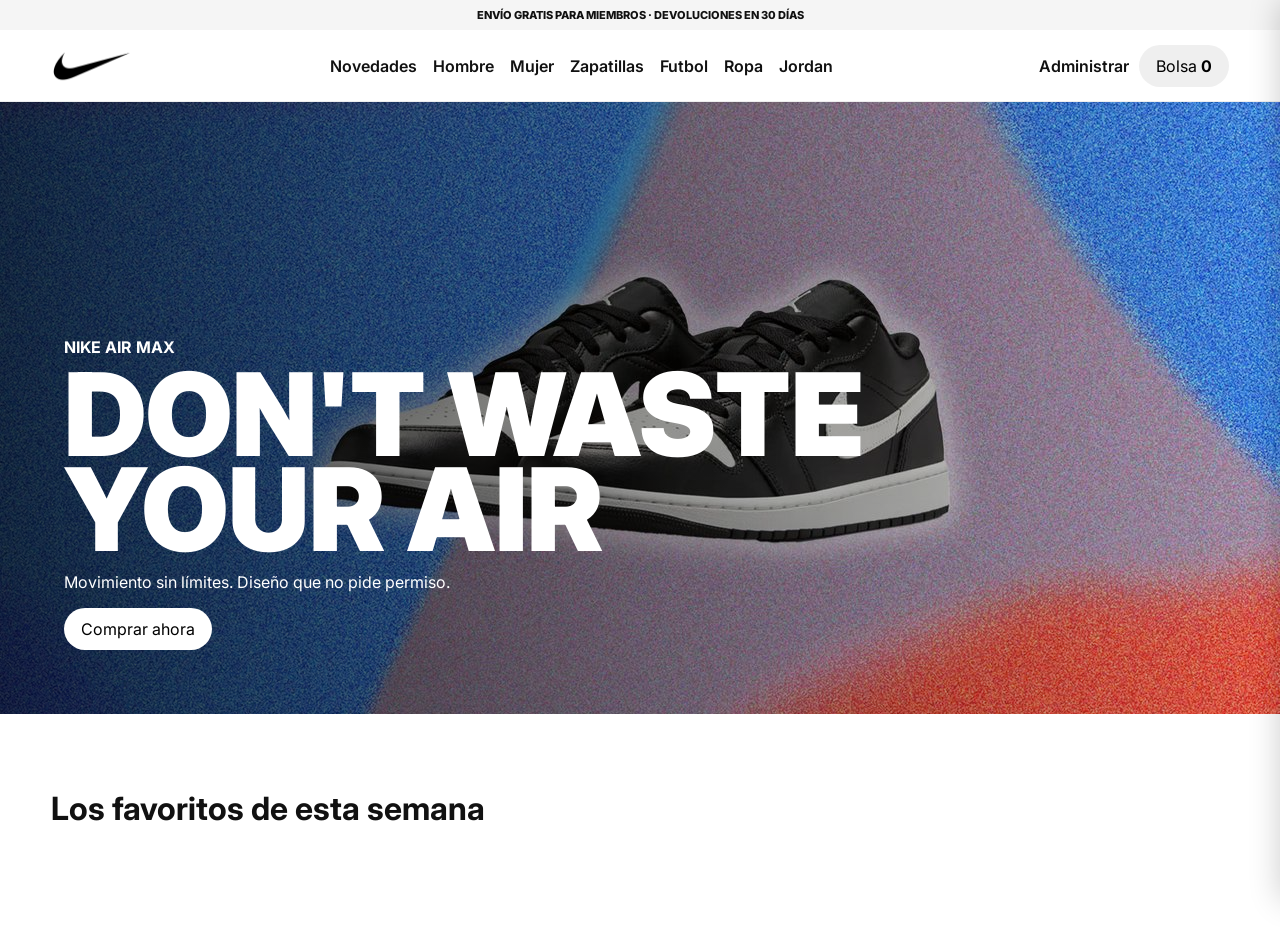
<file: tienda.html>
<!DOCTYPE html><html lang="es"><head><meta charset="UTF-8"><meta name="viewport" content="width=device-width,initial-scale=1"><title>Nike Store</title><link rel="stylesheet" href="css/tienda.css"></head>
<body><div class="top">ENVÍO GRATIS PARA MIEMBROS · DEVOLUCIONES EN 30 DÍAS</div><header class="nav"><span class="swoosh-logo shop-logo" role="img" aria-label="Nike swoosh"><img src="images/nike-swoosh-shop.png" alt="Nike swoosh"></span><nav><a href="#productos" data-filter="Novedades" class="active">Novedades</a><a href="#productos" data-filter="Hombre">Hombre</a><a href="#productos" data-filter="Mujer">Mujer</a><a href="#productos" data-filter="Zapatillas">Zapatillas</a><a href="#productos" data-filter="Futbol">Futbol</a><a href="#productos" data-filter="Ropa">Ropa</a><a href="#productos" data-filter="Jordan">Jordan</a></nav><div><a href="gestion.html">Administrar</a><button id="cartBtn">Bolsa <b id="count">0</b></button></div></header>
<section class="hero"><div><b>NIKE AIR MAX</b><h1>DON'T WASTE<br>YOUR AIR</h1><p>Movimiento sin límites. Diseño que no pide permiso.</p><button class="pill" onclick="document.querySelector('#productos').scrollIntoView()">Comprar ahora</button></div></section>
<section class="section" id="productos"><h2>Los favoritos de esta semana</h2><div id="productGrid" class="grid"></div></section>
<aside id="drawer" class="drawer"><button class="close">×</button><h2>Tu bolsa</h2><div id="cart"></div><div class="total"><span>Total</span><b id="total">S/ 0.00</b></div><button id="checkout" class="primary">Finalizar compra</button></aside>
<dialog id="loginModal"><button class="close" onclick="loginModal.close()">×</button><div class="auth-logo shop-auth-logo"><img src="images/nike-swoosh-shop.png" alt="Nike swoosh"><span>MEMBER ACCESS</span></div><h2>Inicia sesión para comprar</h2><p class="muted">Se utiliza la misma cuenta de tu portal actual.</p><form id="shopLogin"><input name="user" placeholder="Usuario" required><input name="password" type="password" placeholder="Contraseña" required><button class="primary">Continuar</button></form><p class="muted">Demo: fabian / ingeniero</p></dialog><div id="toast" class="toast"></div>
<script src="js/patrones.js"></script><script src="js/tienda.js"></script></body></html>
</file>
<file: css/tienda.css>
@import url('https://fonts.googleapis.com/css2?family=Inter:wght@400;600;800;900&display=swap');
*{box-sizing:border-box}body{margin:0;font-family:Inter,Arial;color:#111}button,input,select{font:inherit}.top{background:#f5f5f5;text-align:center;padding:8px;font-size:11px;font-weight:800}.nav{height:72px;display:flex;align-items:center;justify-content:space-between;padding:0 4vw;position:sticky;top:0;background:#fff;z-index:10;border-bottom:1px solid #eee}.brand{font-size:28px;font-weight:900;font-style:italic}.swoosh-logo{display:inline-flex;align-items:center;justify-content:center;line-height:0}.swoosh-logo img{display:block}.shop-logo{width:82px;height:44px;background:#fff}.shop-logo img{width:82px;height:44px;object-fit:contain}.admin-logo{width:88px;height:44px;background:#000;overflow:hidden}.admin-logo img{width:88px;height:44px;object-fit:cover}.nav a{color:#111;text-decoration:none;font-weight:600;margin:0 10px}.nav-actions{display:flex;align-items:center;gap:6px}.nav button,.pill{border:0;border-radius:24px;padding:11px 17px;cursor:pointer}.hero{height:68vh;min-height:500px;padding:5vw;display:flex;align-items:end;color:#fff;background:linear-gradient(90deg,#000b,#0001),url('../images/products/air-jordan-1.jpg') center/cover}.hero h1{font-size:clamp(55px,9vw,120px);line-height:.82;margin:10px 0;font-weight:900}.hero .pill{background:#fff}.section{padding:70px 4vw}.section h2{font-size:32px;margin:5px 0 30px}.shop-heading{display:flex;justify-content:space-between;align-items:end}.grid{display:grid;grid-template-columns:repeat(3,1fr);gap:25px 18px}.card img{width:100%;aspect-ratio:1/1.05;object-fit:cover;background:#eee}.card-row{display:flex;justify-content:space-between;gap:10px;padding-top:12px}.card h3{margin:0 0 5px}.muted{color:#777;font-size:13px}.card button,.primary{width:100%;border:0;background:#111;color:#fff;padding:12px;margin-top:12px;cursor:pointer}.store-benefits{display:grid;grid-template-columns:repeat(3,1fr);background:#f5f5f5;padding:35px 4vw}.store-benefits article{display:grid;text-align:center;gap:5px}.store-benefits span{color:#777;font-size:13px}.drawer{position:fixed;right:-430px;top:0;width:min(420px,100%);height:100%;padding:25px;background:#fff;z-index:30;transition:.3s;box-shadow:-10px 0 30px #0003}.drawer.open{right:0}.close{float:right;border:0;background:none;font-size:30px;cursor:pointer}.cart-item{display:grid;grid-template-columns:55px 1fr auto;gap:10px;padding:12px 0;border-bottom:1px solid #eee}.cart-item img{width:55px;height:55px;object-fit:cover}.total{display:flex;justify-content:space-between;margin:25px 0}dialog{border:0;padding:34px;width:min(430px,92%);border-radius:14px}dialog::backdrop{background:#0009}dialog form{display:grid;gap:10px;margin-top:20px}input,select{padding:12px;border:1px solid #ddd}.login-help{text-align:center;margin-top:20px}.toast{position:fixed;bottom:20px;left:50%;transform:translate(-50%,100px);background:#111;color:#fff;padding:12px 18px;transition:.2s;z-index:50}.toast.show{transform:translate(-50%,0)}
.admin-shell{display:grid;grid-template-columns:230px 1fr;min-height:100vh}.admin-side{background:#111;color:#fff;padding:25px}.admin-side button{width:100%;text-align:left;padding:12px;border:0;background:none;color:#ccc;cursor:pointer}.admin-side button.active{background:#fff;color:#111}.admin-main{padding:35px;background:#f5f5f5}.stats{display:grid;grid-template-columns:repeat(4,1fr);gap:12px}.stat,.panel{background:#fff;padding:20px;margin-bottom:18px}.stat b{display:block;font-size:28px}.toolbar{display:flex;justify-content:space-between;align-items:center}.table{width:100%;border-collapse:collapse}.table th,.table td{text-align:left;padding:12px;border-bottom:1px solid #eee;font-size:13px}.table button{border:0;padding:6px 9px;cursor:pointer}.entity-form{display:grid;grid-template-columns:repeat(3,1fr);gap:8px;margin-bottom:20px}.entity-form button{background:#111;color:#fff;border:0}.patterns{columns:2;line-height:1.8;font-size:13px}.report-bar{height:24px;background:#111;margin:8px 0}.back{color:#fff;display:block;margin:25px 0}@media(max-width:800px){.grid{grid-template-columns:repeat(2,1fr)}.admin-shell{grid-template-columns:1fr}.stats{grid-template-columns:repeat(2,1fr)}.entity-form{grid-template-columns:1fr}}@media(max-width:500px){.grid{grid-template-columns:1fr}.nav nav{display:none}}

/* Movimiento y estados de tienda */
html{scroll-behavior:smooth}.nav{transition:box-shadow .25s}.nav:hover{box-shadow:0 8px 30px #0000000d}.nav nav a{position:relative;transition:color .2s}.nav nav a:after{content:"";position:absolute;left:10px;right:10px;bottom:-8px;height:2px;background:#111;transform:scaleX(0);transition:transform .25s}.nav nav a:hover:after,.nav nav a.active:after{transform:scaleX(1)}.hero>div{animation:heroIn .8s ease both}.hero .pill{transition:transform .2s,background .2s}.hero .pill:hover{transform:translateY(-3px);background:#eee}.image-wrap{position:relative;overflow:hidden;background:#eee}.card img{transition:transform .5s ease}.card:hover img{transform:scale(1.035)}.card button{transition:transform .2s,background .2s}.card button:hover:not(:disabled){background:#333;transform:translateY(-2px)}.card button:disabled{background:#bbb;cursor:not-allowed}.new-tag{position:absolute;top:12px;left:12px;background:#fff;padding:6px 9px;font-size:10px;font-weight:800;text-transform:uppercase}.stock{display:block;font-size:12px;font-weight:700;margin-top:8px}.stock.available{color:#278348}.stock.low{color:#c06000}.stock.out{color:#c91c1c}.sold-out img{filter:grayscale(.8);opacity:.72}.reveal{opacity:0;transform:translateY(22px);transition:opacity .55s ease,transform .55s ease}.reveal.visible{opacity:1;transform:none}.qty{display:flex;align-items:center;gap:9px;margin-top:7px}.qty button{border:1px solid #ddd;background:#fff;width:24px;height:24px}.empty-cart{display:grid;gap:6px;padding:40px 0;text-align:center;color:#777}.toast[data-type="success"]{background:#176c37}.toast[data-type="error"]{background:#a51d1d}

/* Modal de autenticacion */
#loginModal{padding:0;overflow:hidden;width:min(470px,94%);box-shadow:0 30px 100px #0006}.auth-logo{background:#111;color:#fff;padding:24px 34px;display:flex;align-items:center;justify-content:space-between}.auth-logo img{display:block;width:105px;height:54px;object-fit:contain}.shop-auth-logo{background:#fff;color:#111;border-bottom:1px solid #eee}.admin-auth-logo{background:#000;color:#fff;margin:-30px -30px 24px}.admin-auth-logo img{object-fit:cover}.auth-logo span{font-size:10px;letter-spacing:2px;font-weight:800}#loginModal>h2,#loginModal>p,#loginModal>form,#loginModal>.auth-tabs,#loginModal>.auth-message{margin-left:34px;margin-right:34px}#loginModal>h2{margin-top:28px;margin-bottom:7px}#loginModal .close{position:absolute;right:13px;top:10px;color:#111;z-index:2}.auth-tabs{display:grid;grid-template-columns:1fr 1fr;margin-top:22px;border-bottom:1px solid #ddd}.auth-tabs button{border:0;background:#fff;padding:12px;cursor:pointer;font-weight:700;color:#777}.auth-tabs button.active{color:#111;border-bottom:3px solid #111}.register-only{display:none}.auth-message{min-height:20px;margin-top:14px;margin-bottom:25px;font-size:12px}.auth-message.error{color:#b91c1c}#authSubmit:disabled{background:#777}.primary{border-radius:2px}
@keyframes heroIn{from{opacity:0;transform:translateY(25px)}to{opacity:1;transform:none}}
@media(max-width:800px){.nav{padding:0 15px}.nav-actions{gap:2px}.nav-actions button{padding:9px}.shop-heading{display:block}.store-benefits{grid-template-columns:1fr;gap:25px}}

/* Dashboard administrativo */
.admin-page{background:#f3f3f3}.admin-page .admin-shell{grid-template-columns:260px minmax(0,1fr)}.admin-page .admin-side{background:linear-gradient(180deg,#050505,#171717);padding:28px 18px;position:sticky;top:0;height:100vh;display:flex;flex-direction:column;gap:4px}.admin-brand{display:flex;align-items:center;justify-content:space-between;margin:0 10px 28px}.admin-brand span,.eyebrow{font-size:10px;font-weight:800;letter-spacing:1.8px;color:#777}.admin-side>p{font-size:10px;letter-spacing:2px;color:#777;margin:0 10px 12px}.admin-side button{border-radius:8px;padding:13px 14px;transition:.2s}.admin-side button:hover{background:#ffffff12;color:#fff}.admin-side button.active{background:#fff;color:#111;font-weight:800}.admin-side .back{margin-top:auto;padding:14px;border-top:1px solid #ffffff20;text-decoration:none;font-size:13px}.admin-page .admin-main{padding:38px 4vw}.admin-page .toolbar{margin-bottom:30px}.admin-page .toolbar h1{font-size:42px;margin:3px 0}.admin-page .toolbar small{font-weight:800;letter-spacing:2px}.admin-page .panel,.admin-page .stat{border-radius:14px;box-shadow:0 8px 28px #0000000a}.admin-page .stats{margin-bottom:20px}.admin-page .stat span{color:#777;font-size:12px}.admin-page .stat b{margin-top:8px}.admin-grid{display:grid;grid-template-columns:2fr 1fr;gap:18px}.admin-welcome{min-height:240px;background:linear-gradient(125deg,#111,#343434)!important;color:#fff}.admin-welcome h2{font-size:32px;max-width:560px}.admin-welcome p{color:#ccc;max-width:620px}.page-heading,.panel-heading{display:flex;justify-content:space-between;align-items:center;gap:18px;margin-bottom:20px}.page-heading h2,.panel-heading h2{margin:4px 0}.page-heading{margin-bottom:24px}.btn-primary,.btn-secondary,.btn-danger{border:0;padding:10px 15px;border-radius:7px;cursor:pointer;font-weight:700;transition:.2s}.btn-primary{background:#111;color:#fff}.admin-welcome .btn-primary{background:#fff;color:#111}.btn-secondary{background:#eee;color:#111}.btn-danger{background:#fff0f0;color:#b91c1c}.btn-primary:hover,.btn-secondary:hover,.btn-danger:hover{transform:translateY(-1px);filter:brightness(.94)}.admin-product-grid{display:grid;grid-template-columns:repeat(3,minmax(0,1fr));gap:18px}.admin-product-card{background:#fff;border-radius:14px;overflow:hidden;box-shadow:0 8px 25px #0000000a}.admin-product-card>img{width:100%;aspect-ratio:1.15/1;object-fit:contain;background:#f7f7f7}.admin-product-info{padding:18px}.admin-product-info h3{margin:6px 0;font-size:16px}.admin-product-info p{margin:0;color:#777;font-size:12px}.product-section{font-size:10px;font-weight:800;letter-spacing:1.4px;color:#a55417}.inventory-row{display:flex;justify-content:space-between;align-items:center;margin-top:18px}.inventory-row .stock{margin:0}.admin-actions{display:grid;grid-template-columns:1fr 1fr;gap:8px;margin-top:15px}.admin-dialog{box-shadow:0 30px 100px #0005}.admin-dialog h2{margin:5px 0}.modal-form{grid-template-columns:1fr 1fr}.modal-form .primary{grid-column:1/-1;border-radius:7px}.table-wrap{overflow:auto}.sale-status{background:#e8f7ed;color:#176c37;padding:5px 8px;border-radius:20px;font-size:10px;font-weight:800}.admin-page .entity-form{background:#f7f7f7;padding:14px;border-radius:10px}.admin-page .entity-form .btn-primary{min-height:44px}
@media(max-width:1100px){.admin-product-grid{grid-template-columns:repeat(2,minmax(0,1fr))}.admin-grid{grid-template-columns:1fr}}
@media(max-width:800px){.admin-page .admin-shell{grid-template-columns:1fr}.admin-page .admin-side{height:auto;position:relative}.admin-product-grid{grid-template-columns:1fr}.modal-form{grid-template-columns:1fr}.modal-form .primary{grid-column:auto}.admin-page .admin-main{padding:24px 15px}}

/* Formularios administrativos amplios, sin barras internas */
.admin-dialog{width:min(780px,94vw);max-width:780px;max-height:none;overflow:visible;padding:30px}
.admin-dialog .modal-form{grid-template-columns:repeat(2,minmax(0,1fr));gap:12px;margin-top:16px}
.admin-dialog .modal-form label{display:grid;gap:6px;font-size:12px;font-weight:700}
.admin-dialog .modal-form label input{width:100%}
.admin-dialog .modal-form .primary{grid-column:1/-1}
.image-field{grid-column:1/-1}.image-preview{display:grid;place-items:center;min-height:140px;background:#f5f5f5;border-radius:10px}.image-preview img{width:100%;height:140px;object-fit:contain}.image-help{font-size:11px;color:#666;line-height:1.5;margin:0}.table-actions{display:flex;gap:7px}
@media(max-width:800px){.admin-dialog{width:94vw;max-height:92vh;overflow:auto}.admin-dialog .modal-form{grid-template-columns:1fr}.image-field,.admin-dialog .modal-form .primary{grid-column:auto}}

/* Detalles de catalogo Nike */
.card img{object-fit:contain;background:#f7f7f7}
.product-detail{margin:8px 0 0;color:#555;font-size:12px;line-height:1.45}

/* Navegacion de categorias */
.nav nav{display:flex;align-items:center;gap:4px;overflow-x:auto;white-space:nowrap;scrollbar-width:none}
.nav nav::-webkit-scrollbar{display:none}
.nav nav a{margin:0 6px}
@media(max-width:500px){.nav{height:auto;min-height:72px;gap:10px;flex-wrap:wrap;padding:12px 15px}.nav nav{display:flex;order:3;width:100%;padding:6px 0}.nav nav a:first-child{margin-left:0}}

/* Roles y reportes administrativos */
.role-badge{display:inline-flex;align-items:center;border-radius:999px;padding:5px 9px;font-size:10px;font-weight:800;text-transform:uppercase}
.role-badge.admin{background:#111;color:#fff}
.role-badge.client{background:#eef7ee;color:#176c37}
.report-grid{display:grid;grid-template-columns:minmax(0,2fr) minmax(280px,1fr);gap:18px;margin-bottom:18px}
.report-list{display:grid;gap:12px;color:#555;font-size:14px}
.report-list p{margin:0}
.mini-bar{height:10px;background:#eee;border-radius:999px;overflow:hidden;min-width:110px}
.mini-bar span{display:block;height:100%;background:#111;border-radius:999px}
@media(max-width:900px){.report-grid{grid-template-columns:1fr}}
</file>
